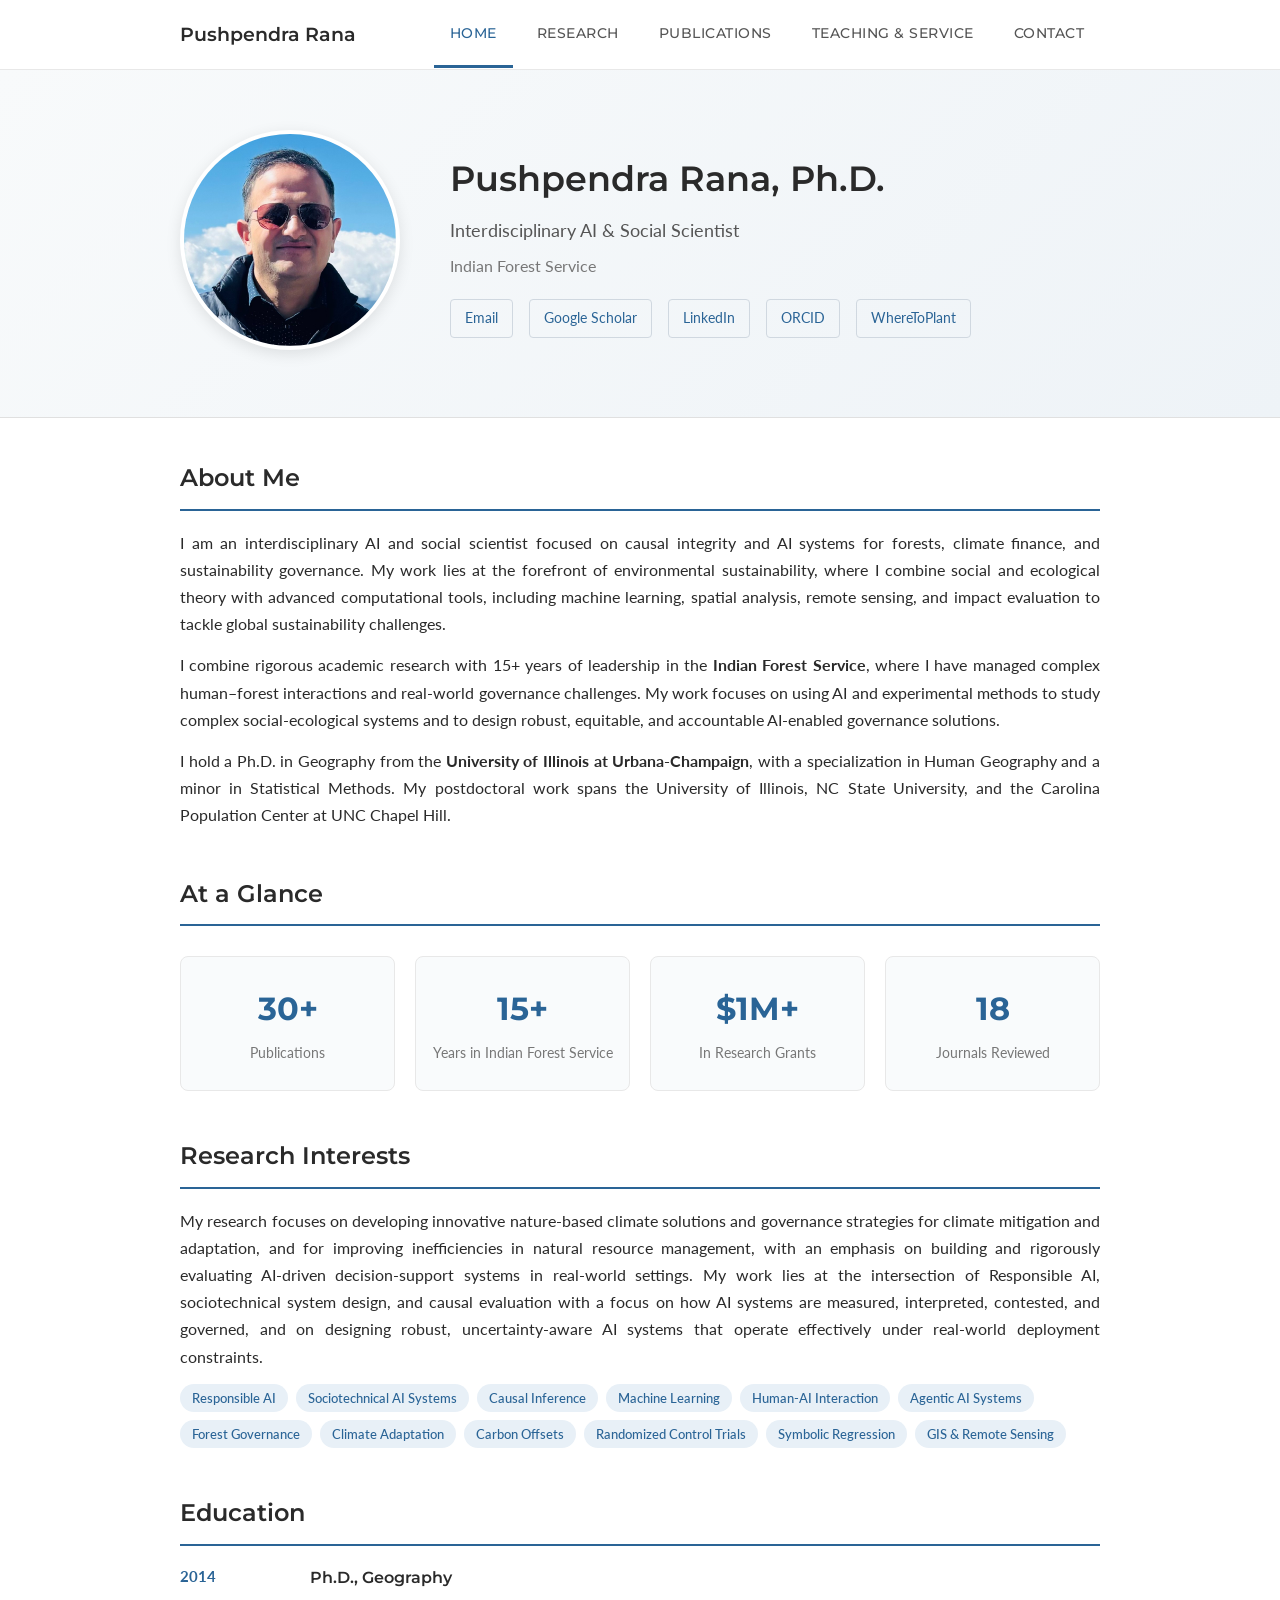
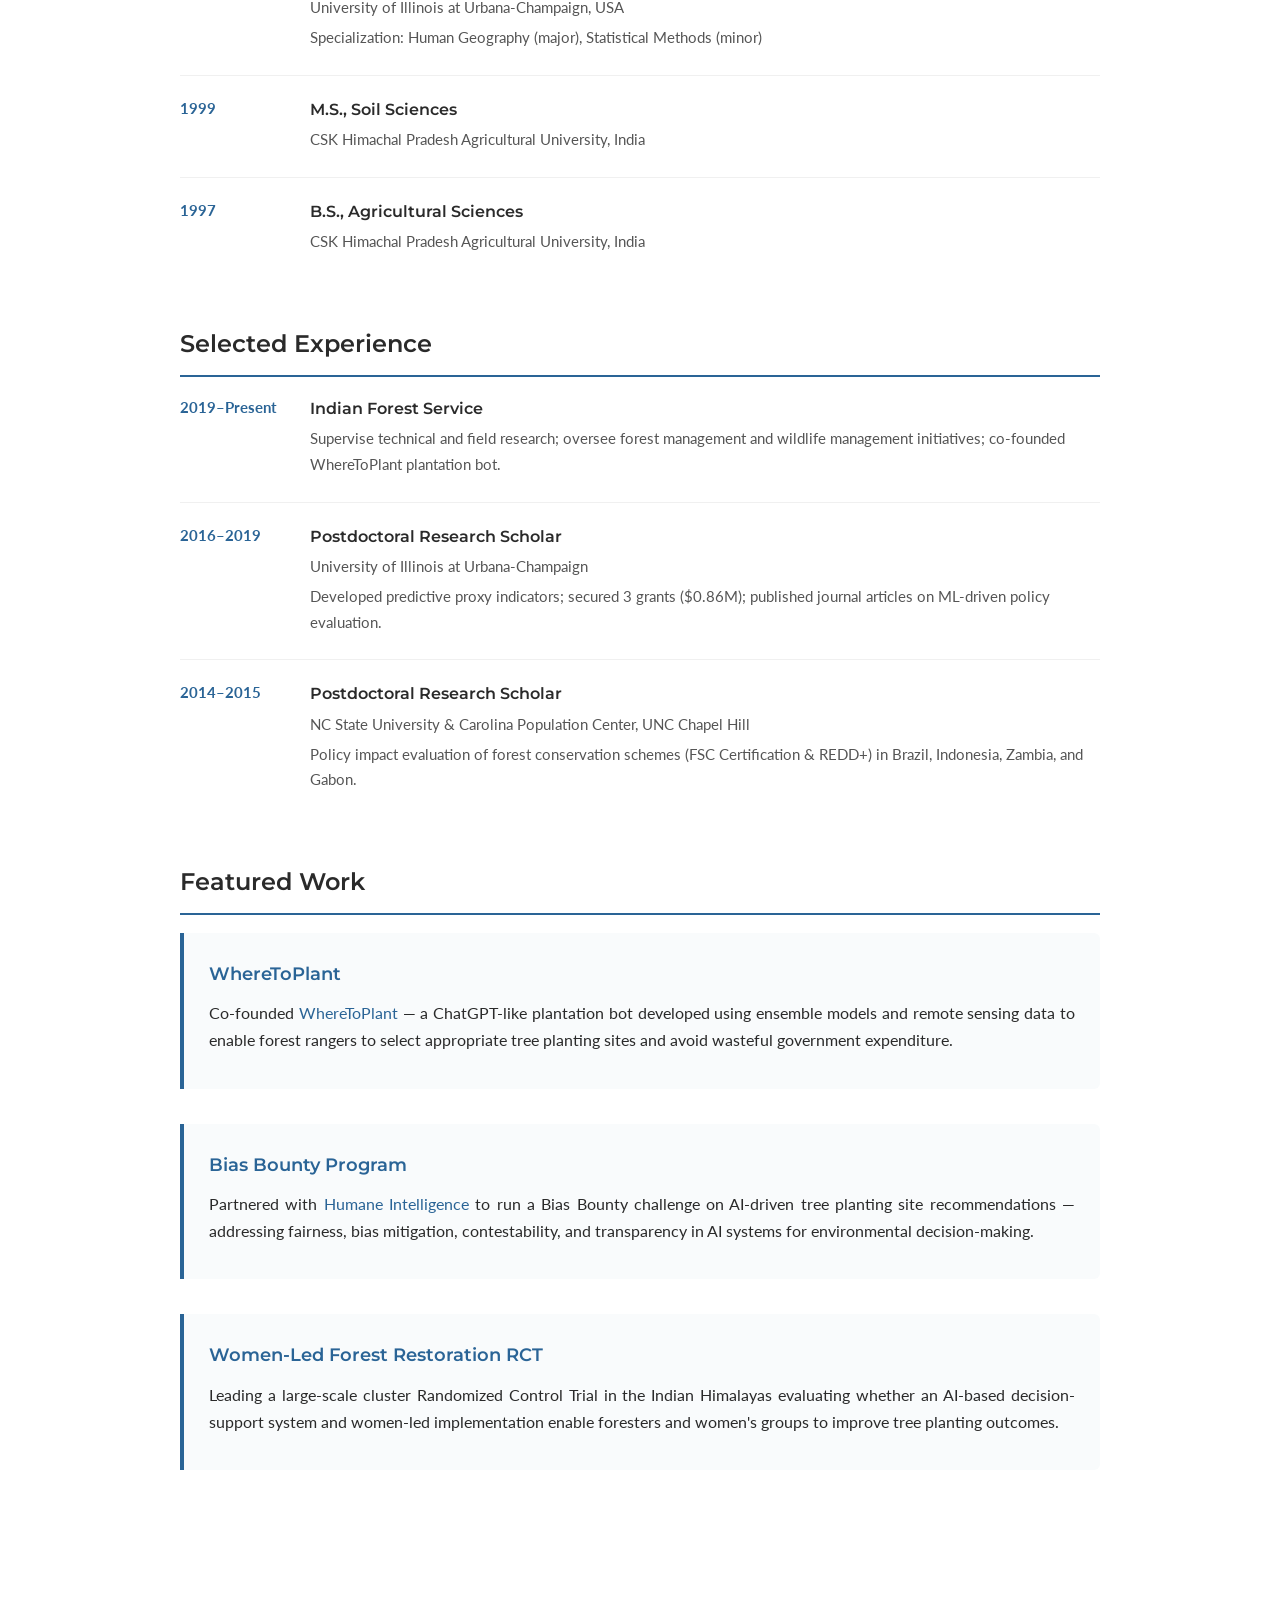
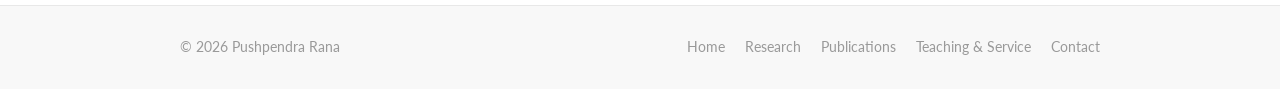
<file: index.html>
<!DOCTYPE html>
<html lang="en">
<head>
  <meta charset="UTF-8">
  <meta name="viewport" content="width=device-width, initial-scale=1.0">
  <title>Pushpendra Rana - AI &amp; Social Scientist</title>
  <link rel="stylesheet" href="style.css">
</head>
<body>

  <!-- Navigation -->
  <nav class="navbar">
    <div class="nav-container">
      <a href="index.html" class="nav-brand">Pushpendra Rana</a>
      <button class="nav-toggle" onclick="document.querySelector('.nav-links').classList.toggle('open')">
        <span></span><span></span><span></span>
      </button>
      <ul class="nav-links">
        <li><a href="index.html" class="active">Home</a></li>
        <li><a href="research.html">Research</a></li>
        <li><a href="publications.html">Publications</a></li>
        <li><a href="teaching.html">Teaching &amp; Service</a></li>
        <li><a href="contact.html">Contact</a></li>
      </ul>
    </div>
  </nav>

  <!-- Hero Section -->
  <section class="hero">
    <div class="hero-container">
      <div class="hero-photo">
        <img src="profile.jpg" alt="Pushpendra Rana" class="profile-img">
      </div>
      <div class="hero-text">
        <h1>Pushpendra Rana, Ph.D.</h1>
        <p class="title">Interdisciplinary AI &amp; Social Scientist</p>
        <p class="affiliation">Indian Forest Service</p>
        <div class="hero-links">
          <a href="mailto:pranaifs27@gmail.com">Email</a>
          <a href="https://scholar.google.com/citations?user=rwtphW4AAAAJ&hl=en" target="_blank">Google Scholar</a>
          <a href="https://www.linkedin.com/in/pushpendra-rana-ph-d-63721415/" target="_blank">LinkedIn</a>
          <a href="https://orcid.org/0000-0001-8626-3351" target="_blank">ORCID</a>
          <a href="https://www.wheretoplant.app/" target="_blank">WhereToPlant</a>
        </div>
      </div>
    </div>
  </section>

  <!-- Main Content -->
  <div class="main-content">

    <!-- About -->
    <section class="section">
      <h2>About Me</h2>
      <p>
      I am an interdisciplinary AI and social scientist focused on causal integrity and AI systems for forests, climate finance, and sustainability governance.
      My work lies at the forefront of environmental sustainability, where I combine social and ecological theory with advanced computational tools, including machine learning, spatial analysis, remote sensing, and impact evaluation to tackle global sustainability challenges. 
      <p>
        I combine rigorous academic research with 15+ years of leadership in the <strong>Indian Forest Service</strong>, where I have managed complex human&ndash;forest interactions and real-world governance challenges. My work focuses on using AI and experimental methods to study complex social-ecological systems and to design robust, equitable, and accountable AI-enabled governance solutions.
      </p>
      <p>
        I hold a Ph.D. in Geography from the <strong>University of Illinois at Urbana-Champaign</strong>, with a specialization in Human Geography and a minor in Statistical Methods. My postdoctoral work spans the University of Illinois, NC State University, and the Carolina Population Center at UNC Chapel Hill.
      </p>
    </section>

    <!-- Highlights -->
    <section class="section">
      <h2>At a Glance</h2>
      <div class="highlights">
        <div class="highlight-card">
          <span class="number">30+</span>
          <span class="label">Publications</span>
        </div>
        <div class="highlight-card">
          <span class="number">15+</span>
          <span class="label">Years in Indian Forest Service</span>
        </div>
        <div class="highlight-card">
          <span class="number">$1M+</span>
          <span class="label">In Research Grants</span>
        </div>
        <div class="highlight-card">
          <span class="number">18</span>
          <span class="label">Journals Reviewed</span>
        </div>
      </div>
    </section>

    <!-- Research Interests -->
    <section class="section">
      <h2>Research Interests</h2>
      <p>My research focuses on developing innovative nature-based climate solutions and governance strategies for climate mitigation and adaptation, and for improving inefficiencies in natural resource management, with an emphasis on building and rigorously evaluating AI-driven decision-support systems in real-world settings. My work lies at the intersection of Responsible AI, sociotechnical system design, and causal evaluation with a focus on how AI systems are measured, interpreted, contested, and governed, and on designing robust, uncertainty-aware AI systems that operate effectively under real-world deployment constraints.  </p>
      </p>
      <div class="research-keywords">
        <span class="keyword">Responsible AI</span>
        <span class="keyword">Sociotechnical AI Systems</span>
        <span class="keyword">Causal Inference</span>
        <span class="keyword">Machine Learning</span>
        <span class="keyword">Human-AI Interaction</span>
        <span class="keyword">Agentic AI Systems</span>
        <span class="keyword">Forest Governance</span>
        <span class="keyword">Climate Adaptation</span>
        <span class="keyword">Carbon Offsets</span>
        <span class="keyword">Randomized Control Trials</span>
        <span class="keyword">Symbolic Regression</span>
        <span class="keyword">GIS &amp; Remote Sensing</span>
      </div>
    </section>

    <!-- Education -->
    <section class="section">
      <h2>Education</h2>
      <div class="timeline-item">
        <div class="timeline-year">2014</div>
        <div class="timeline-content">
          <h4>Ph.D., Geography</h4>
          <p>University of Illinois at Urbana-Champaign, USA</p>
          <p>Specialization: Human Geography (major), Statistical Methods (minor)</p>
        </div>
      </div>
      <div class="timeline-item">
        <div class="timeline-year">1999</div>
        <div class="timeline-content">
          <h4>M.S., Soil Sciences</h4>
          <p>CSK Himachal Pradesh Agricultural University, India</p>
        </div>
      </div>
      <div class="timeline-item">
        <div class="timeline-year">1997</div>
        <div class="timeline-content">
          <h4>B.S., Agricultural Sciences</h4>
          <p>CSK Himachal Pradesh Agricultural University, India</p>
        </div>
      </div>
    </section>

    <!-- Selected Experience -->
    <section class="section">
      <h2>Selected Experience</h2>
      <div class="timeline-item">
        <div class="timeline-year">2019&ndash;Present</div>
        <div class="timeline-content">
         <h4>Indian Forest Service</h4>
          <p>Supervise technical and field research; oversee forest management and wildlife management initiatives; co-founded WhereToPlant plantation bot.</p>
        </div>
       </div>
      <div class="timeline-item">
        <div class="timeline-year">2016&ndash;2019</div>
        <div class="timeline-content">
          <h4>Postdoctoral Research Scholar</h4>
          <p>University of Illinois at Urbana-Champaign</p>
          <p>Developed predictive proxy indicators; secured 3 grants ($0.86M); published journal articles on ML-driven policy evaluation.</p>
        </div>
      </div>
      <div class="timeline-item">
        <div class="timeline-year">2014&ndash;2015</div>
        <div class="timeline-content">
          <h4>Postdoctoral Research Scholar</h4>
          <p>NC State University &amp; Carolina Population Center, UNC Chapel Hill</p>
          <p>Policy impact evaluation of forest conservation schemes (FSC Certification & REDD+) in Brazil, Indonesia, Zambia, and Gabon.</p>
        </div>
      </div>
    </section>

    <!-- News / Featured -->
    <section class="section">
      <h2>Featured Work</h2>
      <div class="research-area">
        <h3>WhereToPlant</h3>
        <p>Co-founded <a href="https://www.wheretoplant.app/" target="_blank">WhereToPlant</a> &mdash; a ChatGPT-like plantation bot developed using ensemble models and remote sensing data to enable forest rangers to select appropriate tree planting sites and avoid wasteful government expenditure.</p>
      </div>
      <div class="research-area">
        <h3>Bias Bounty Program</h3>
        <p>Partnered with <a href="https://humane-intelligence.org/programs-services/bias-bounty/challenge-set-3/" target="_blank">Humane Intelligence</a> to run a Bias Bounty challenge on AI-driven tree planting site recommendations &mdash; addressing fairness, bias mitigation, contestability, and transparency in AI systems for environmental decision-making.</p>
      </div>
      <div class="research-area">
        <h3>Women-Led Forest Restoration RCT</h3>
        <p>Leading a large-scale cluster Randomized Control Trial in the Indian Himalayas evaluating whether an AI-based decision-support system and women-led implementation enable foresters and women's groups to improve tree planting outcomes.</p>
      </div>
    </section>

  </div>

  <!-- Footer -->
  <footer class="footer">
    <div class="footer-container">
      <span>&copy; 2026 Pushpendra Rana</span>
      <div class="footer-links">
        <a href="index.html">Home</a>
        <a href="research.html">Research</a>
        <a href="publications.html">Publications</a>
        <a href="teaching.html">Teaching &amp; Service</a>
        <a href="contact.html">Contact</a>
      </div>
    </div>
  </footer>

</body>
</html>
</file>
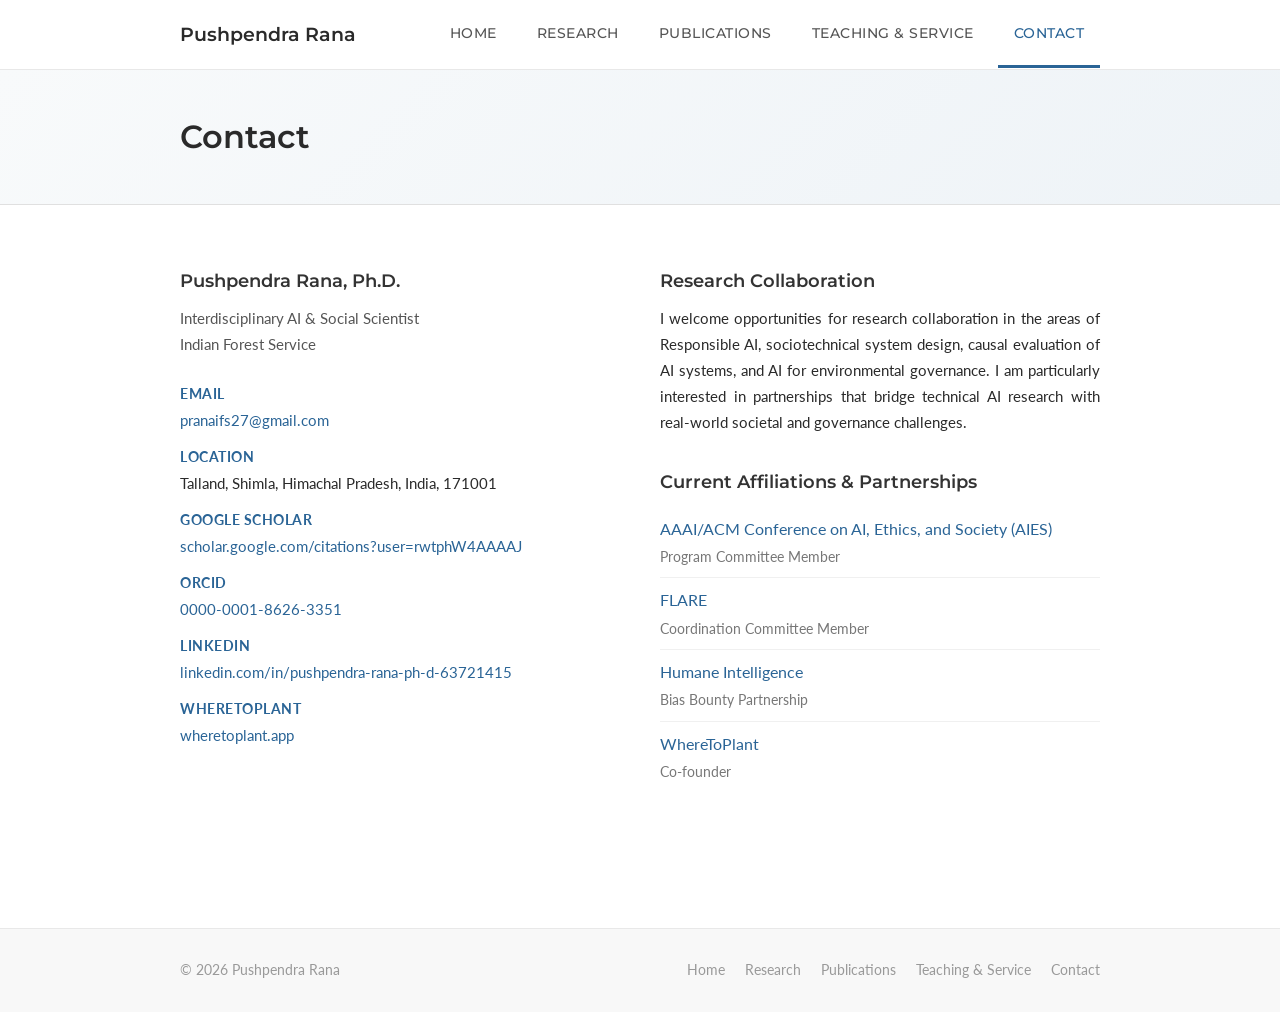
<file: contact.html>
<!DOCTYPE html>
<html lang="en">
<head>
  <meta charset="UTF-8">
  <meta name="viewport" content="width=device-width, initial-scale=1.0">
  <title>Contact - Pushpendra Rana</title>
  <link rel="stylesheet" href="style.css">
</head>
<body>

  <!-- Navigation -->
  <nav class="navbar">
    <div class="nav-container">
      <a href="index.html" class="nav-brand">Pushpendra Rana</a>
      <button class="nav-toggle" onclick="document.querySelector('.nav-links').classList.toggle('open')">
        <span></span><span></span><span></span>
      </button>
      <ul class="nav-links">
        <li><a href="index.html">Home</a></li>
        <li><a href="research.html">Research</a></li>
        <li><a href="publications.html">Publications</a></li>
        <li><a href="teaching.html">Teaching &amp; Service</a></li>
        <li><a href="contact.html" class="active">Contact</a></li>
      </ul>
    </div>
  </nav>

  <!-- Page Header -->
  <div class="page-header">
    <h1>Contact</h1>
  </div>

  <!-- Main Content -->
  <div class="main-content">

    <section class="section">
      <div class="contact-grid">
        <div class="contact-info">
          <h3>Pushpendra Rana, Ph.D.</h3>
          <p style="color: #555; margin-bottom: 25px;">Interdisciplinary AI &amp; Social Scientist<br>Indian Forest Service</p>

          <p>
            <span class="label">Email</span>
            <a href="mailto:pranaifs27@gmail.com">pranaifs27@gmail.com</a>
          </p>

          <p>
            <span class="label">Location</span>
            Talland, Shimla, Himachal Pradesh, India, 171001
          </p>

          <p>
            <span class="label">Google Scholar</span>
            <a href="https://scholar.google.com/citations?user=rwtphW4AAAAJ&hl=en" target="_blank">scholar.google.com/citations?user=rwtphW4AAAAJ</a>
          </p>

          <p>
            <span class="label">ORCID</span>
            <a href="https://orcid.org/0000-0001-8626-3351" target="_blank">0000-0001-8626-3351</a>
          </p>

          <p>
            <span class="label">LinkedIn</span>
            <a href="https://www.linkedin.com/in/pushpendra-rana-ph-d-63721415/" target="_blank">linkedin.com/in/pushpendra-rana-ph-d-63721415</a>
          </p>

          <p>
            <span class="label">WhereToPlant</span>
            <a href="https://www.wheretoplant.app/" target="_blank">wheretoplant.app</a>
          </p>
        </div>

        <div class="contact-info">
          <h3>Research Collaboration</h3>
          <p>I welcome opportunities for research collaboration in the areas of Responsible AI, sociotechnical system design, causal evaluation of AI systems, and AI for environmental governance. I am particularly interested in partnerships that bridge technical AI research with real-world societal and governance challenges.</p>

          <h3 style="margin-top: 30px;">Current Affiliations &amp; Partnerships</h3>
          <ul style="list-style: none; padding: 0;">
            <li style="padding: 8px 0; border-bottom: 1px solid #f0f0f0;">
              <a href="https://www.aies-conference.com/2025/" target="_blank">AAAI/ACM Conference on AI, Ethics, and Society (AIES)</a><br>
              <span style="font-size: 0.9rem; color: #777;">Program Committee Member</span>
            </li>
            <li style="padding: 8px 0; border-bottom: 1px solid #f0f0f0;">
              <a href="https://www.forestlivelihoods.org/" target="_blank">FLARE</a><br>
              <span style="font-size: 0.9rem; color: #777;">Coordination Committee Member</span>
            </li>
            <li style="padding: 8px 0; border-bottom: 1px solid #f0f0f0;">
              <a href="https://humane-intelligence.org/" target="_blank">Humane Intelligence</a><br>
              <span style="font-size: 0.9rem; color: #777;">Bias Bounty Partnership</span>
            </li>
            <li style="padding: 8px 0;">
              <a href="https://www.wheretoplant.app/" target="_blank">WhereToPlant</a><br>
              <span style="font-size: 0.9rem; color: #777;">Co-founder</span>
            </li>
          </ul>
        </div>
      </div>
    </section>

  </div>

  <!-- Footer -->
  <footer class="footer">
    <div class="footer-container">
      <span>&copy; 2026 Pushpendra Rana</span>
      <div class="footer-links">
        <a href="index.html">Home</a>
        <a href="research.html">Research</a>
        <a href="publications.html">Publications</a>
        <a href="teaching.html">Teaching &amp; Service</a>
        <a href="contact.html">Contact</a>
      </div>
    </div>
  </footer>

</body>
</html>
</file>
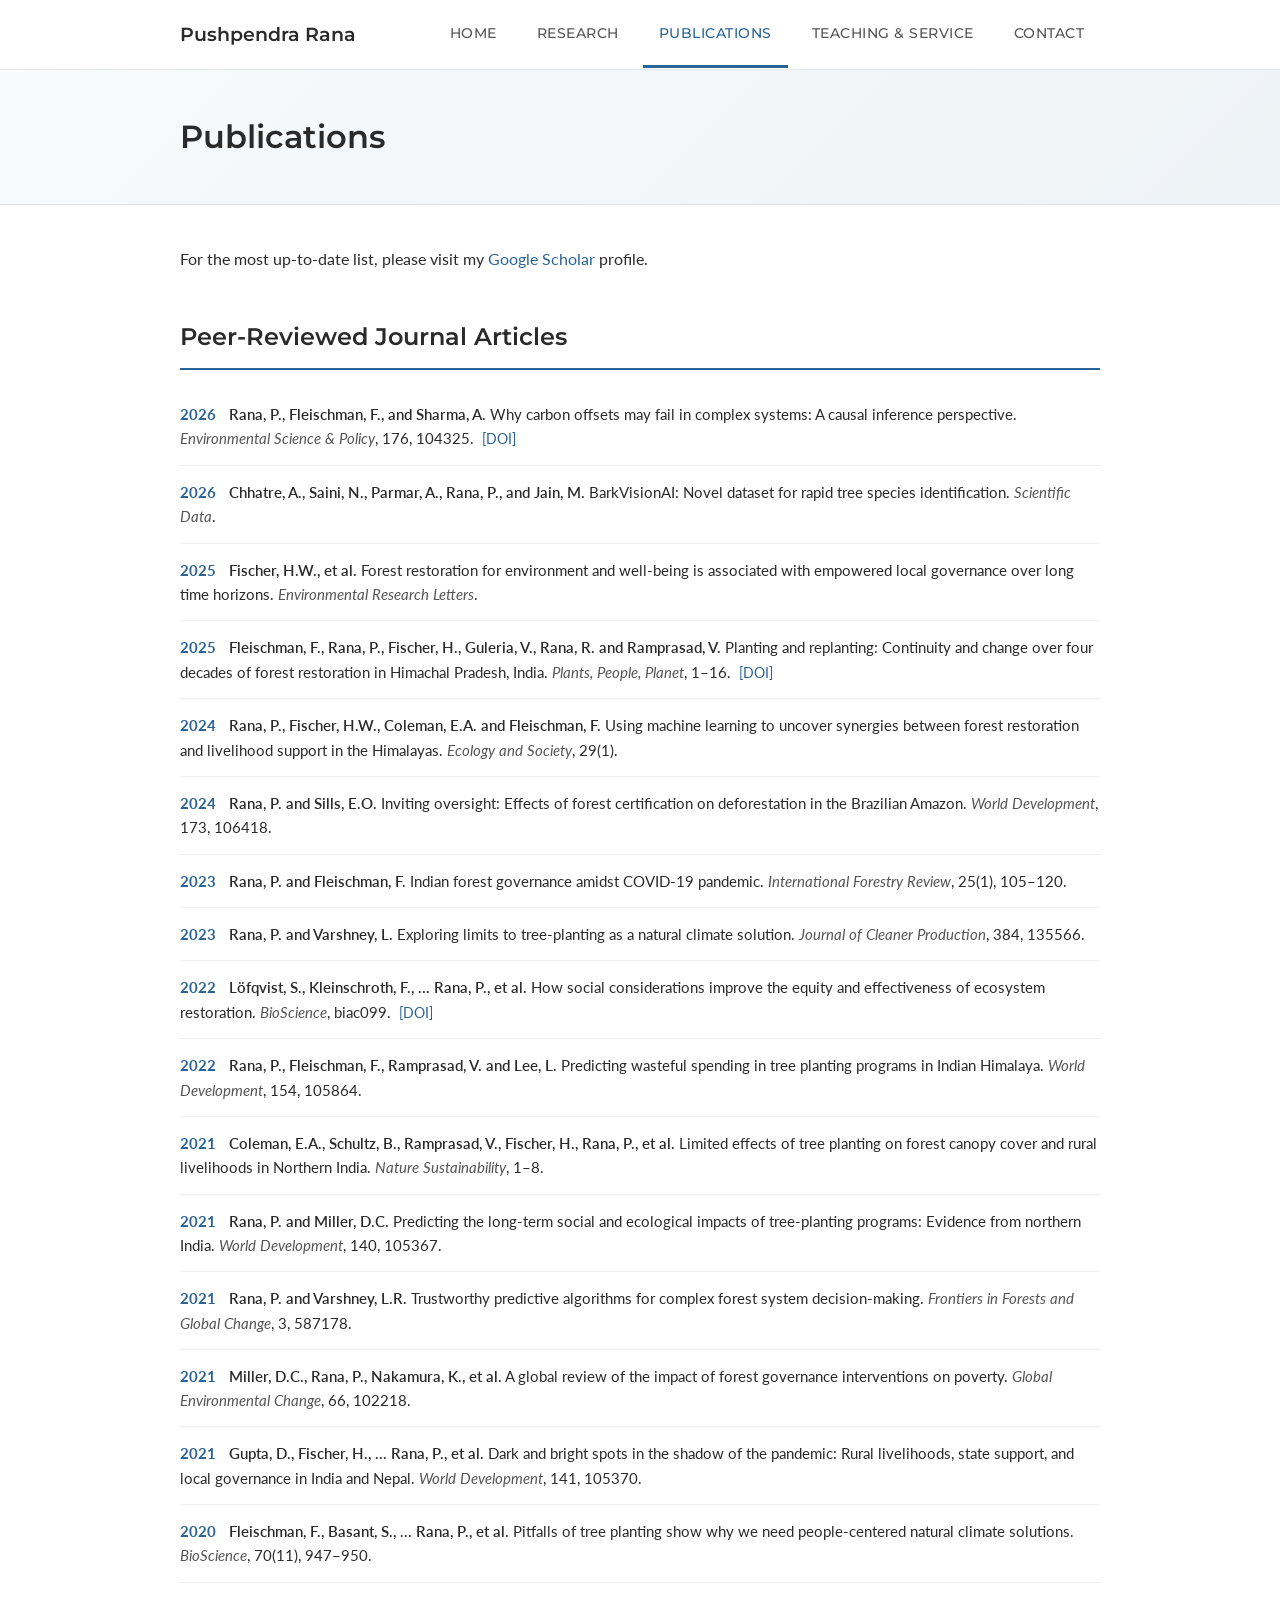
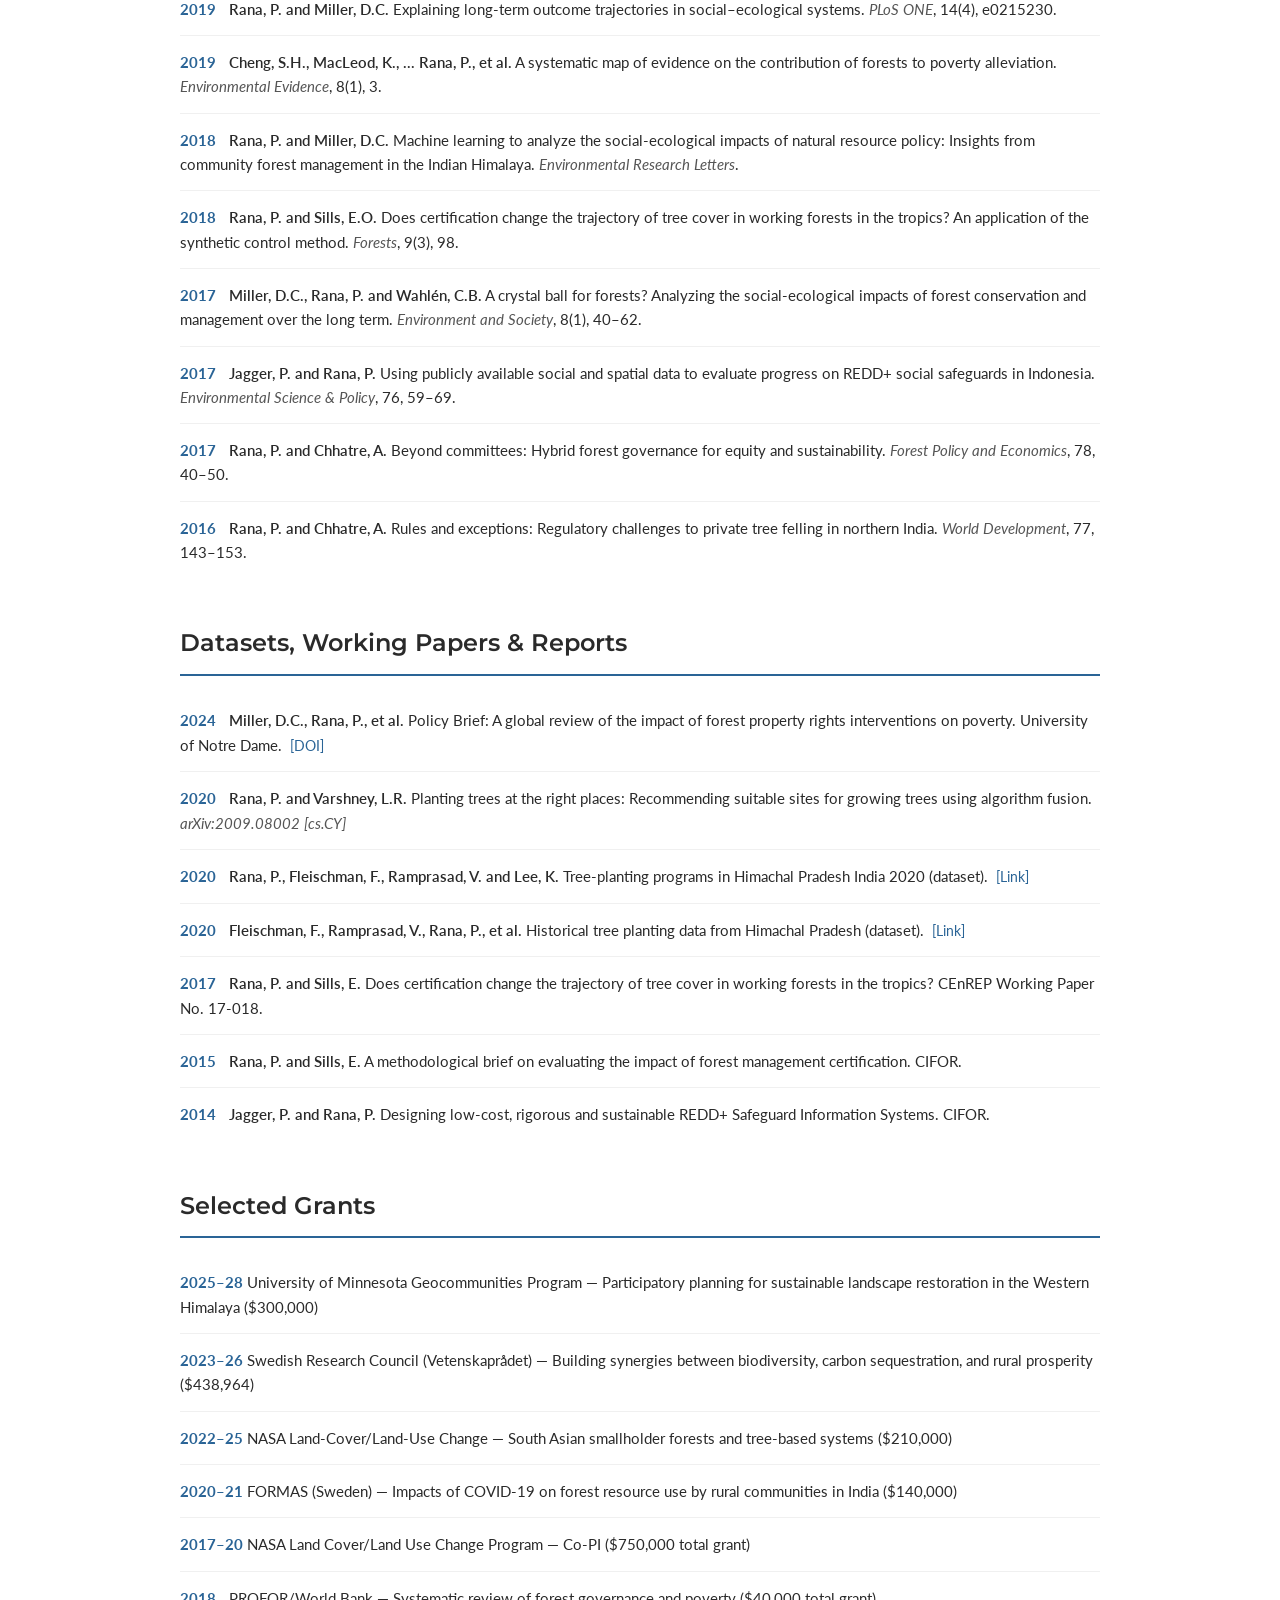
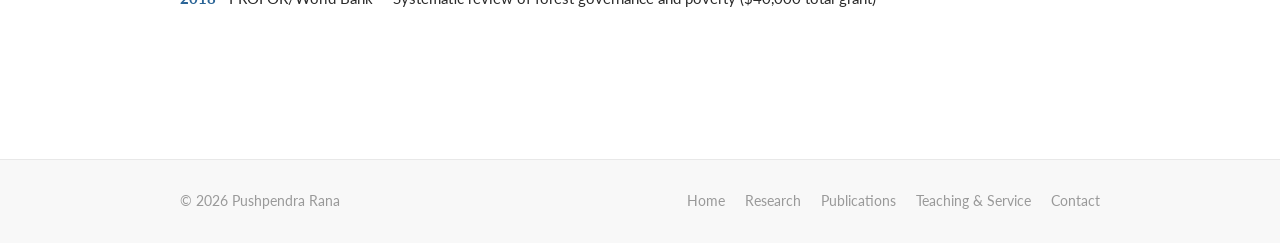
<file: publications.html>
<!DOCTYPE html>
<html lang="en">
<head>
  <meta charset="UTF-8">
  <meta name="viewport" content="width=device-width, initial-scale=1.0">
  <title>Publications - Pushpendra Rana</title>
  <link rel="stylesheet" href="style.css">
</head>
<body>

  <!-- Navigation -->
  <nav class="navbar">
    <div class="nav-container">
      <a href="index.html" class="nav-brand">Pushpendra Rana</a>
      <button class="nav-toggle" onclick="document.querySelector('.nav-links').classList.toggle('open')">
        <span></span><span></span><span></span>
      </button>
      <ul class="nav-links">
        <li><a href="index.html">Home</a></li>
        <li><a href="research.html">Research</a></li>
        <li><a href="publications.html" class="active">Publications</a></li>
        <li><a href="teaching.html">Teaching &amp; Service</a></li>
        <li><a href="contact.html">Contact</a></li>
      </ul>
    </div>
  </nav>

  <!-- Page Header -->
  <div class="page-header">
    <h1>Publications</h1>
  </div>

  <!-- Main Content -->
  <div class="main-content">

    <section class="section">
      <p>For the most up-to-date list, please visit my <a href="https://scholar.google.com/citations?user=rwtphW4AAAAJ&hl=en" target="_blank">Google Scholar</a> profile.</p>
    </section>

    <!-- Peer-Reviewed Journal Articles -->
    <section class="section">
      <h2>Peer-Reviewed Journal Articles</h2>
      <ul class="pub-list">
        <li>
          <span class="pub-year">2026</span>
          <span class="pub-title">Rana, P., Fleischman, F., and Sharma, A.</span> Why carbon offsets may fail in complex systems: A causal inference perspective.
          <span class="pub-journal">Environmental Science &amp; Policy</span>, 176, 104325.
          <a class="pub-link" href="https://doi.org/10.1016/j.envsci.2026.104325" target="_blank">[DOI]</a>
        </li>
        <li>
          <span class="pub-year">2026</span>
          <span class="pub-title">Chhatre, A., Saini, N., Parmar, A., Rana, P., and Jain, M.</span> BarkVisionAI: Novel dataset for rapid tree species identification.
          <span class="pub-journal">Scientific Data</span>.
        </li>
        <li>
          <span class="pub-year">2025</span>
          <span class="pub-title">Fischer, H.W., et al.</span> Forest restoration for environment and well-being is associated with empowered local governance over long time horizons.
          <span class="pub-journal">Environmental Research Letters</span>.
        </li>
        <li>
          <span class="pub-year">2025</span>
          <span class="pub-title">Fleischman, F., Rana, P., Fischer, H., Guleria, V., Rana, R. and Ramprasad, V.</span> Planting and replanting: Continuity and change over four decades of forest restoration in Himachal Pradesh, India.
          <span class="pub-journal">Plants, People, Planet</span>, 1&ndash;16.
          <a class="pub-link" href="https://doi.org/10.1002/ppp3.10639" target="_blank">[DOI]</a>
        </li>
        <li>
          <span class="pub-year">2024</span>
          <span class="pub-title">Rana, P., Fischer, H.W., Coleman, E.A. and Fleischman, F.</span> Using machine learning to uncover synergies between forest restoration and livelihood support in the Himalayas.
          <span class="pub-journal">Ecology and Society</span>, 29(1).
        </li>
        <li>
          <span class="pub-year">2024</span>
          <span class="pub-title">Rana, P. and Sills, E.O.</span> Inviting oversight: Effects of forest certification on deforestation in the Brazilian Amazon.
          <span class="pub-journal">World Development</span>, 173, 106418.
        </li>
        <li>
          <span class="pub-year">2023</span>
          <span class="pub-title">Rana, P. and Fleischman, F.</span> Indian forest governance amidst COVID-19 pandemic.
          <span class="pub-journal">International Forestry Review</span>, 25(1), 105&ndash;120.
        </li>
        <li>
          <span class="pub-year">2023</span>
          <span class="pub-title">Rana, P. and Varshney, L.</span> Exploring limits to tree-planting as a natural climate solution.
          <span class="pub-journal">Journal of Cleaner Production</span>, 384, 135566.
        </li>
        <li>
          <span class="pub-year">2022</span>
          <span class="pub-title">L&ouml;fqvist, S., Kleinschroth, F., ... Rana, P., et al.</span> How social considerations improve the equity and effectiveness of ecosystem restoration.
          <span class="pub-journal">BioScience</span>, biac099.
          <a class="pub-link" href="https://doi.org/10.1093/biosci/biac099" target="_blank">[DOI]</a>
        </li>
        <li>
          <span class="pub-year">2022</span>
          <span class="pub-title">Rana, P., Fleischman, F., Ramprasad, V. and Lee, L.</span> Predicting wasteful spending in tree planting programs in Indian Himalaya.
          <span class="pub-journal">World Development</span>, 154, 105864.
        </li>
        <li>
          <span class="pub-year">2021</span>
          <span class="pub-title">Coleman, E.A., Schultz, B., Ramprasad, V., Fischer, H., Rana, P., et al.</span> Limited effects of tree planting on forest canopy cover and rural livelihoods in Northern India.
          <span class="pub-journal">Nature Sustainability</span>, 1&ndash;8.
        </li>
        <li>
          <span class="pub-year">2021</span>
          <span class="pub-title">Rana, P. and Miller, D.C.</span> Predicting the long-term social and ecological impacts of tree-planting programs: Evidence from northern India.
          <span class="pub-journal">World Development</span>, 140, 105367.
        </li>
        <li>
          <span class="pub-year">2021</span>
          <span class="pub-title">Rana, P. and Varshney, L.R.</span> Trustworthy predictive algorithms for complex forest system decision-making.
          <span class="pub-journal">Frontiers in Forests and Global Change</span>, 3, 587178.
        </li>
        <li>
          <span class="pub-year">2021</span>
          <span class="pub-title">Miller, D.C., Rana, P., Nakamura, K., et al.</span> A global review of the impact of forest governance interventions on poverty.
          <span class="pub-journal">Global Environmental Change</span>, 66, 102218.
        </li>
        <li>
          <span class="pub-year">2021</span>
          <span class="pub-title">Gupta, D., Fischer, H., ... Rana, P., et al.</span> Dark and bright spots in the shadow of the pandemic: Rural livelihoods, state support, and local governance in India and Nepal.
          <span class="pub-journal">World Development</span>, 141, 105370.
        </li>
        <li>
          <span class="pub-year">2020</span>
          <span class="pub-title">Fleischman, F., Basant, S., ... Rana, P., et al.</span> Pitfalls of tree planting show why we need people-centered natural climate solutions.
          <span class="pub-journal">BioScience</span>, 70(11), 947&ndash;950.
        </li>
        <li>
          <span class="pub-year">2019</span>
          <span class="pub-title">Rana, P. and Miller, D.C.</span> Explaining long-term outcome trajectories in social&ndash;ecological systems.
          <span class="pub-journal">PLoS ONE</span>, 14(4), e0215230.
        </li>
        <li>
          <span class="pub-year">2019</span>
          <span class="pub-title">Cheng, S.H., MacLeod, K., ... Rana, P., et al.</span> A systematic map of evidence on the contribution of forests to poverty alleviation.
          <span class="pub-journal">Environmental Evidence</span>, 8(1), 3.
        </li>
        <li>
          <span class="pub-year">2018</span>
          <span class="pub-title">Rana, P. and Miller, D.C.</span> Machine learning to analyze the social-ecological impacts of natural resource policy: Insights from community forest management in the Indian Himalaya.
          <span class="pub-journal">Environmental Research Letters</span>.
        </li>
        <li>
          <span class="pub-year">2018</span>
          <span class="pub-title">Rana, P. and Sills, E.O.</span> Does certification change the trajectory of tree cover in working forests in the tropics? An application of the synthetic control method.
          <span class="pub-journal">Forests</span>, 9(3), 98.
        </li>
        <li>
          <span class="pub-year">2017</span>
          <span class="pub-title">Miller, D.C., Rana, P. and Wahl&eacute;n, C.B.</span> A crystal ball for forests? Analyzing the social-ecological impacts of forest conservation and management over the long term.
          <span class="pub-journal">Environment and Society</span>, 8(1), 40&ndash;62.
        </li>
        <li>
          <span class="pub-year">2017</span>
          <span class="pub-title">Jagger, P. and Rana, P.</span> Using publicly available social and spatial data to evaluate progress on REDD+ social safeguards in Indonesia.
          <span class="pub-journal">Environmental Science &amp; Policy</span>, 76, 59&ndash;69.
        </li>
        <li>
          <span class="pub-year">2017</span>
          <span class="pub-title">Rana, P. and Chhatre, A.</span> Beyond committees: Hybrid forest governance for equity and sustainability.
          <span class="pub-journal">Forest Policy and Economics</span>, 78, 40&ndash;50.
        </li>
        <li>
          <span class="pub-year">2016</span>
          <span class="pub-title">Rana, P. and Chhatre, A.</span> Rules and exceptions: Regulatory challenges to private tree felling in northern India.
          <span class="pub-journal">World Development</span>, 77, 143&ndash;153.
        </li>
      </ul>
    </section>

    <!-- Datasets, Working Papers & Reports -->
    <section class="section">
      <h2>Datasets, Working Papers &amp; Reports</h2>
      <ul class="pub-list">
        <li>
          <span class="pub-year">2024</span>
          <span class="pub-title">Miller, D.C., Rana, P., et al.</span> Policy Brief: A global review of the impact of forest property rights interventions on poverty. University of Notre Dame.
          <a class="pub-link" href="https://doi.org/10.7274/26781652.v1" target="_blank">[DOI]</a>
        </li>
        <li>
          <span class="pub-year">2020</span>
          <span class="pub-title">Rana, P. and Varshney, L.R.</span> Planting trees at the right places: Recommending suitable sites for growing trees using algorithm fusion.
          <span class="pub-journal">arXiv:2009.08002 [cs.CY]</span>
        </li>
        <li>
          <span class="pub-year">2020</span>
          <span class="pub-title">Rana, P., Fleischman, F., Ramprasad, V. and Lee, K.</span> Tree-planting programs in Himachal Pradesh India 2020 (dataset).
          <a class="pub-link" href="https://conservancy.umn.edu/handle/11299/212261" target="_blank">[Link]</a>
        </li>
        <li>
          <span class="pub-year">2020</span>
          <span class="pub-title">Fleischman, F., Ramprasad, V., Rana, P., et al.</span> Historical tree planting data from Himachal Pradesh (dataset).
          <a class="pub-link" href="https://conservancy.umn.edu/handle/11299/214088" target="_blank">[Link]</a>
        </li>
        <li>
          <span class="pub-year">2017</span>
          <span class="pub-title">Rana, P. and Sills, E.</span> Does certification change the trajectory of tree cover in working forests in the tropics? CEnREP Working Paper No. 17-018.
        </li>
        <li>
          <span class="pub-year">2015</span>
          <span class="pub-title">Rana, P. and Sills, E.</span> A methodological brief on evaluating the impact of forest management certification. CIFOR.
        </li>
        <li>
          <span class="pub-year">2014</span>
          <span class="pub-title">Jagger, P. and Rana, P.</span> Designing low-cost, rigorous and sustainable REDD+ Safeguard Information Systems. CIFOR.
        </li>
      </ul>
    </section>

    <!-- Grants -->
    <section class="section">
      <h2>Selected Grants</h2>
      <ul class="pub-list">
        <li>
          <span class="pub-year">2025&ndash;28</span>
          University of Minnesota Geocommunities Program &mdash; Participatory planning for sustainable landscape restoration in the Western Himalaya ($300,000)
        </li>
        <li>
          <span class="pub-year">2023&ndash;26</span>
          Swedish Research Council (Vetenskapr&aring;det) &mdash; Building synergies between biodiversity, carbon sequestration, and rural prosperity ($438,964)
        </li>
        <li>
          <span class="pub-year">2022&ndash;25</span>
          NASA Land-Cover/Land-Use Change &mdash; South Asian smallholder forests and tree-based systems ($210,000)
        </li>
        <li>
          <span class="pub-year">2020&ndash;21</span>
          FORMAS (Sweden) &mdash; Impacts of COVID-19 on forest resource use by rural communities in India ($140,000)
        </li>
        <li>
          <span class="pub-year">2017&ndash;20</span>
          NASA Land Cover/Land Use Change Program &mdash; Co-PI ($750,000 total grant)
        </li>
        <li>
          <span class="pub-year">2018</span>
          PROFOR/World Bank &mdash; Systematic review of forest governance and poverty ($40,000 total grant)
        </li>
      </ul>
    </section>

  </div>

  <!-- Footer -->
  <footer class="footer">
    <div class="footer-container">
      <span>&copy; 2026 Pushpendra Rana</span>
      <div class="footer-links">
        <a href="index.html">Home</a>
        <a href="research.html">Research</a>
        <a href="publications.html">Publications</a>
        <a href="teaching.html">Teaching &amp; Service</a>
        <a href="contact.html">Contact</a>
      </div>
    </div>
  </footer>

</body>
</html>
</file>
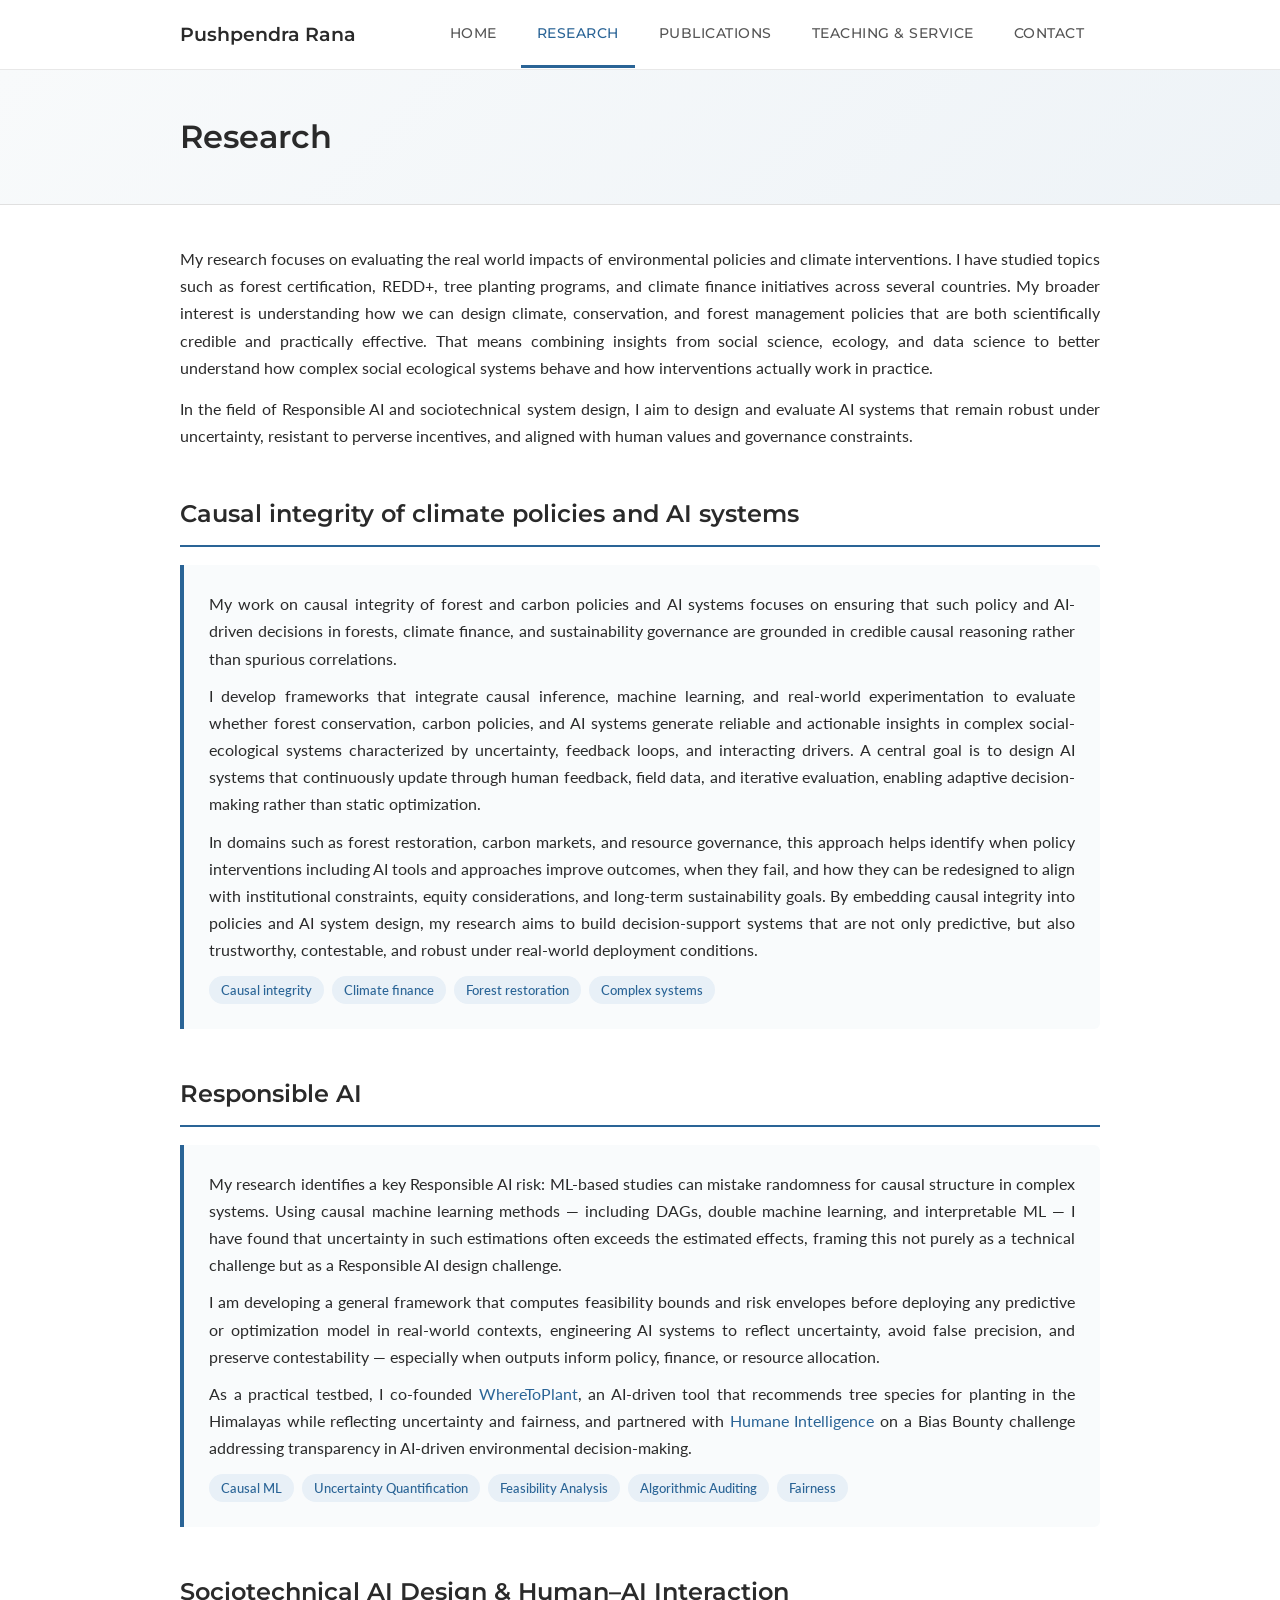
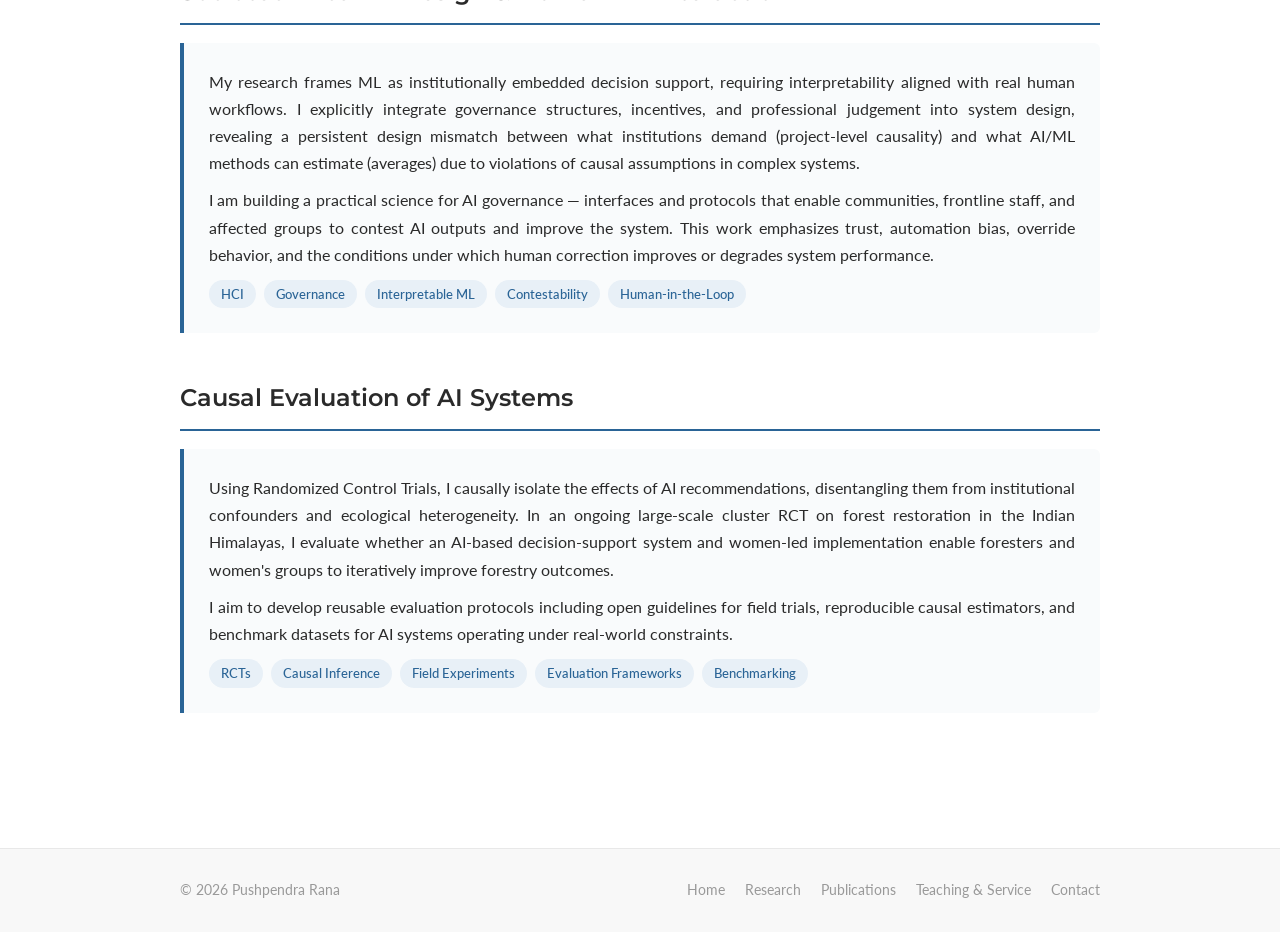
<file: research.html>
<!DOCTYPE html>
<html lang="en">
<head>
  <meta charset="UTF-8">
  <meta name="viewport" content="width=device-width, initial-scale=1.0">
  <title>Research - Pushpendra Rana</title>
  <link rel="stylesheet" href="style.css">
</head>
<body>

  <!-- Navigation -->
  <nav class="navbar">
    <div class="nav-container">
      <a href="index.html" class="nav-brand">Pushpendra Rana</a>
      <button class="nav-toggle" onclick="document.querySelector('.nav-links').classList.toggle('open')">
        <span></span><span></span><span></span>
      </button>
      <ul class="nav-links">
        <li><a href="index.html">Home</a></li>
        <li><a href="research.html" class="active">Research</a></li>
        <li><a href="publications.html">Publications</a></li>
        <li><a href="teaching.html">Teaching &amp; Service</a></li>
        <li><a href="contact.html">Contact</a></li>
      </ul>
    </div>
  </nav>

  <!-- Page Header -->
  <div class="page-header">
    <h1>Research</h1>
  </div>

  <!-- Main Content -->
  <div class="main-content">

    <section class="section">
      <p>
       My research focuses on evaluating the real world impacts of environmental policies and climate interventions. I have studied topics such as forest certification, REDD+, tree planting programs, and climate finance initiatives across several countries.
       My broader interest is understanding how we can design climate, conservation, and forest management policies that are both scientifically credible and practically effective. That means combining insights from social science, ecology, and data science to better understand how complex social ecological systems behave and how interventions actually work in practice.
       <p> In the field of Responsible AI and sociotechnical system design, I aim to design and evaluate AI systems that remain robust under uncertainty, resistant to perverse incentives, and aligned with human values and governance constraints.</p>
    </section>

     <!-- Research Pillar 1 -->
    <section class="section">
      <h2>Causal integrity of climate policies and AI systems</h2>

      <div class="research-area">
        <p>My work on causal integrity of forest and carbon policies and AI systems focuses on ensuring that such policy and AI-driven decisions in forests, climate finance, and sustainability governance are grounded in credible causal reasoning rather than spurious correlations. </p>
        <p>I develop frameworks that integrate causal inference, machine learning, and real-world experimentation to evaluate whether forest conservation, carbon policies, and AI systems generate reliable and actionable insights in complex social-ecological systems characterized by uncertainty, feedback loops, and interacting drivers. A central goal is to design AI systems that continuously update through human feedback, field data, and iterative evaluation, enabling adaptive decision-making rather than static optimization.</p>
        <p>In domains such as forest restoration, carbon markets, and resource governance, this approach helps identify when policy interventions including AI tools and approaches improve outcomes, when they fail, and how they can be redesigned to align with institutional constraints, equity considerations, and long-term sustainability goals. By embedding causal integrity into policies and AI system design, my research aims to build decision-support systems that are not only predictive, but also trustworthy, contestable, and robust under real-world deployment conditions.</p>
        <div class="research-keywords">
          <span class="keyword">Causal integrity</span>
          <span class="keyword">Climate finance</span>
          <span class="keyword">Forest restoration</span>
          <span class="keyword">Complex systems</span>
        </div>
      </div>
    </section>

    <!-- Research Pillar 2 -->
    <section class="section">
      <h2>Responsible AI</h2>

      <div class="research-area">
        <p>My research identifies a key Responsible AI risk: ML-based studies can mistake randomness for causal structure in complex systems. Using causal machine learning methods &mdash; including DAGs, double machine learning, and interpretable ML &mdash; I have found that uncertainty in such estimations often exceeds the estimated effects, framing this not purely as a technical challenge but as a Responsible AI design challenge.</p>
        <p>I am developing a general framework that computes feasibility bounds and risk envelopes before deploying any predictive or optimization model in real-world contexts, engineering AI systems to reflect uncertainty, avoid false precision, and preserve contestability &mdash; especially when outputs inform policy, finance, or resource allocation.</p>
        <p>As a practical testbed, I co-founded <a href="https://www.wheretoplant.app/" target="_blank">WhereToPlant</a>, an AI-driven tool that recommends tree species for planting in the Himalayas while reflecting uncertainty and fairness, and partnered with <a href="https://humane-intelligence.org/programs-services/bias-bounty/challenge-set-3/" target="_blank">Humane Intelligence</a> on a Bias Bounty challenge addressing transparency in AI-driven environmental decision-making.</p>
        <div class="research-keywords">
          <span class="keyword">Causal ML</span>
          <span class="keyword">Uncertainty Quantification</span>
          <span class="keyword">Feasibility Analysis</span>
          <span class="keyword">Algorithmic Auditing</span>
          <span class="keyword">Fairness</span>
        </div>
      </div>
    </section>

    <!-- Research Pillar  3-->
    <section class="section">
      <h2>Sociotechnical AI Design &amp; Human&ndash;AI Interaction</h2>

      <div class="research-area">
        <p>My research frames ML as institutionally embedded decision support, requiring interpretability aligned with real human workflows. I explicitly integrate governance structures, incentives, and professional judgement into system design, revealing a persistent design mismatch between what institutions demand (project-level causality) and what AI/ML methods can estimate (averages) due to violations of causal assumptions in complex systems.</p>
        <p>I am building a practical science for AI governance &mdash; interfaces and protocols that enable communities, frontline staff, and affected groups to contest AI outputs and improve the system. This work emphasizes trust, automation bias, override behavior, and the conditions under which human correction improves or degrades system performance.</p>
        <div class="research-keywords">
          <span class="keyword">HCI</span>
          <span class="keyword">Governance</span>
          <span class="keyword">Interpretable ML</span>
          <span class="keyword">Contestability</span>
          <span class="keyword">Human-in-the-Loop</span>
        </div>
      </div>
    </section>

    <!-- Research Pillar 4 -->
    <section class="section">
      <h2>Causal Evaluation of AI Systems</h2>

      <div class="research-area">
        <p>Using Randomized Control Trials, I causally isolate the effects of AI recommendations, disentangling them from institutional confounders and ecological heterogeneity. In an ongoing large-scale cluster RCT on forest restoration in the Indian Himalayas, I evaluate whether an AI-based decision-support system and women-led implementation enable foresters and women's groups to iteratively improve forestry outcomes.</p>
        <p>I aim to develop reusable evaluation protocols including open guidelines for field trials, reproducible causal estimators, and benchmark datasets for AI systems operating under real-world constraints.</p>
        <div class="research-keywords">
          <span class="keyword">RCTs</span>
          <span class="keyword">Causal Inference</span>
          <span class="keyword">Field Experiments</span>
          <span class="keyword">Evaluation Frameworks</span>
          <span class="keyword">Benchmarking</span>
        </div>
      </div>
    </section>

    </div>

  <!-- Footer -->
  <footer class="footer">
    <div class="footer-container">
      <span>&copy; 2026 Pushpendra Rana</span>
      <div class="footer-links">
        <a href="index.html">Home</a>
        <a href="research.html">Research</a>
        <a href="publications.html">Publications</a>
        <a href="teaching.html">Teaching &amp; Service</a>
        <a href="contact.html">Contact</a>
      </div>
    </div>
  </footer>

</body>
</html>
</file>
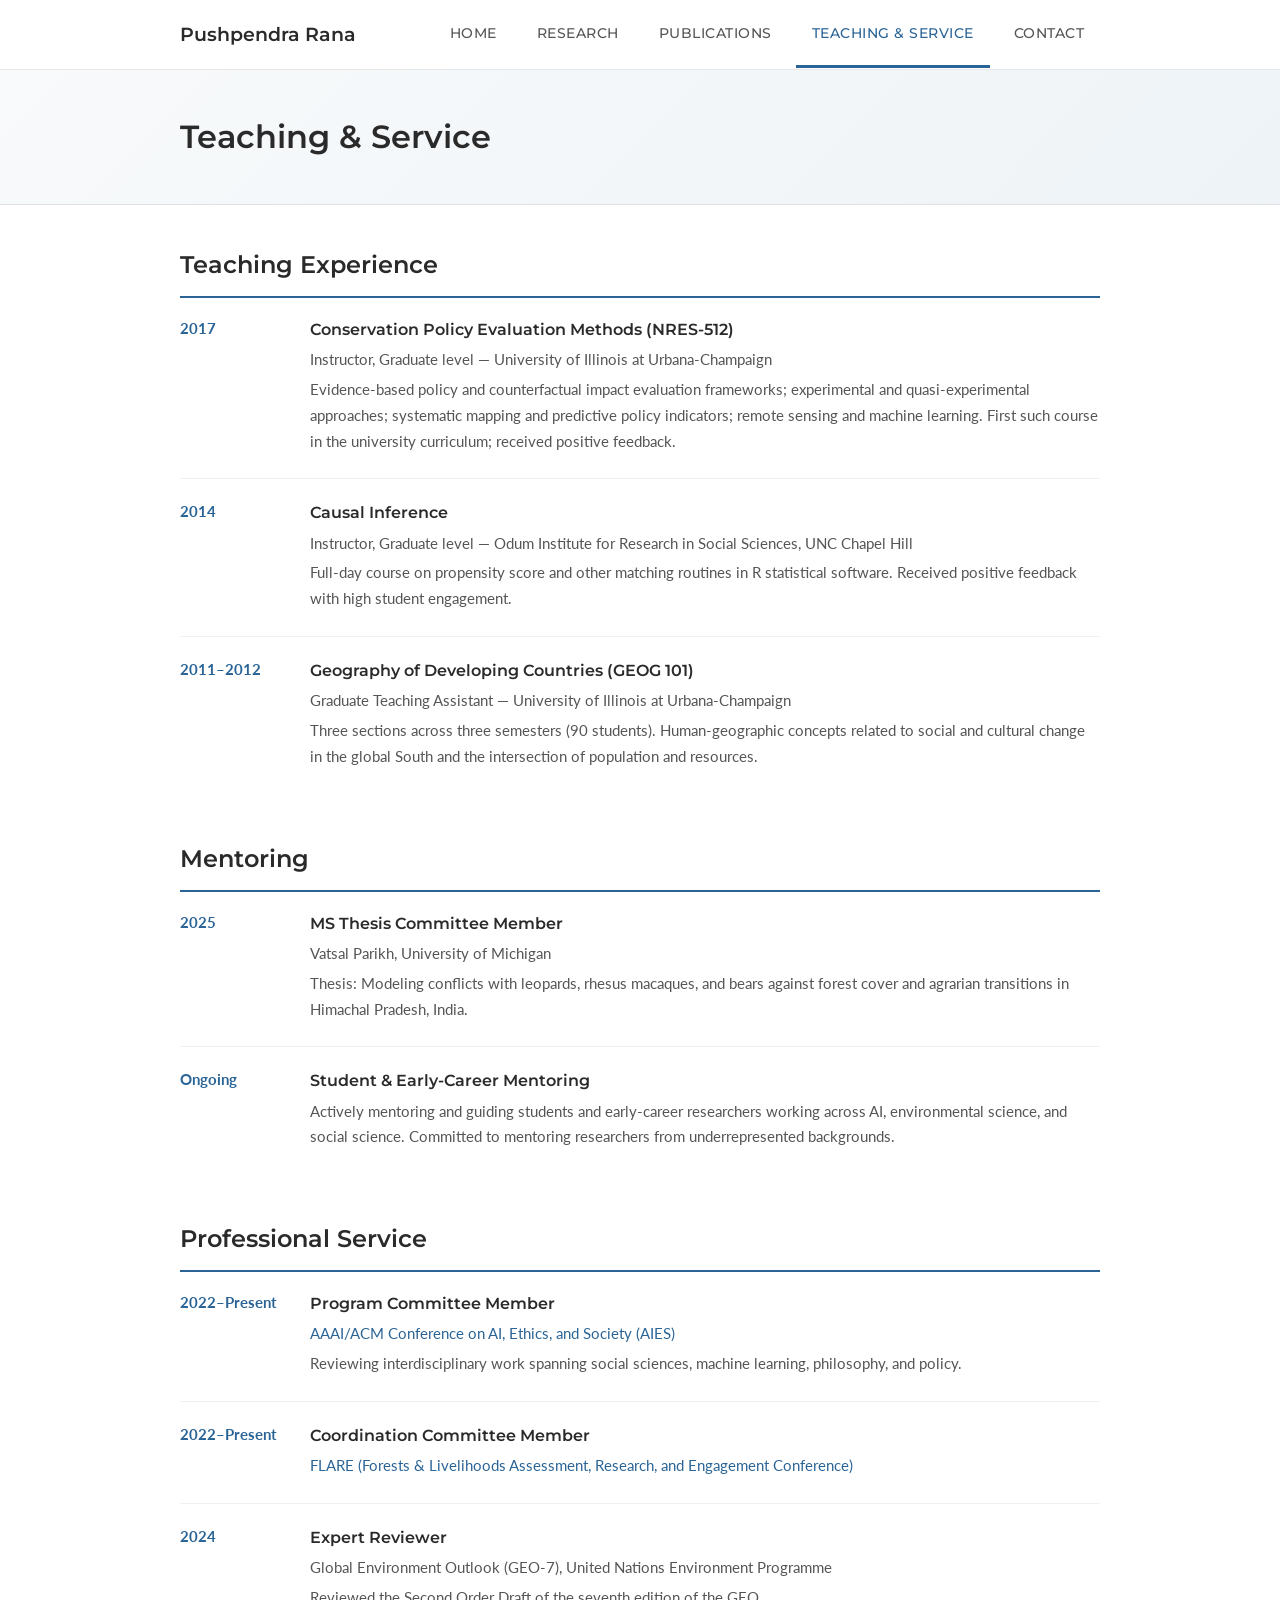
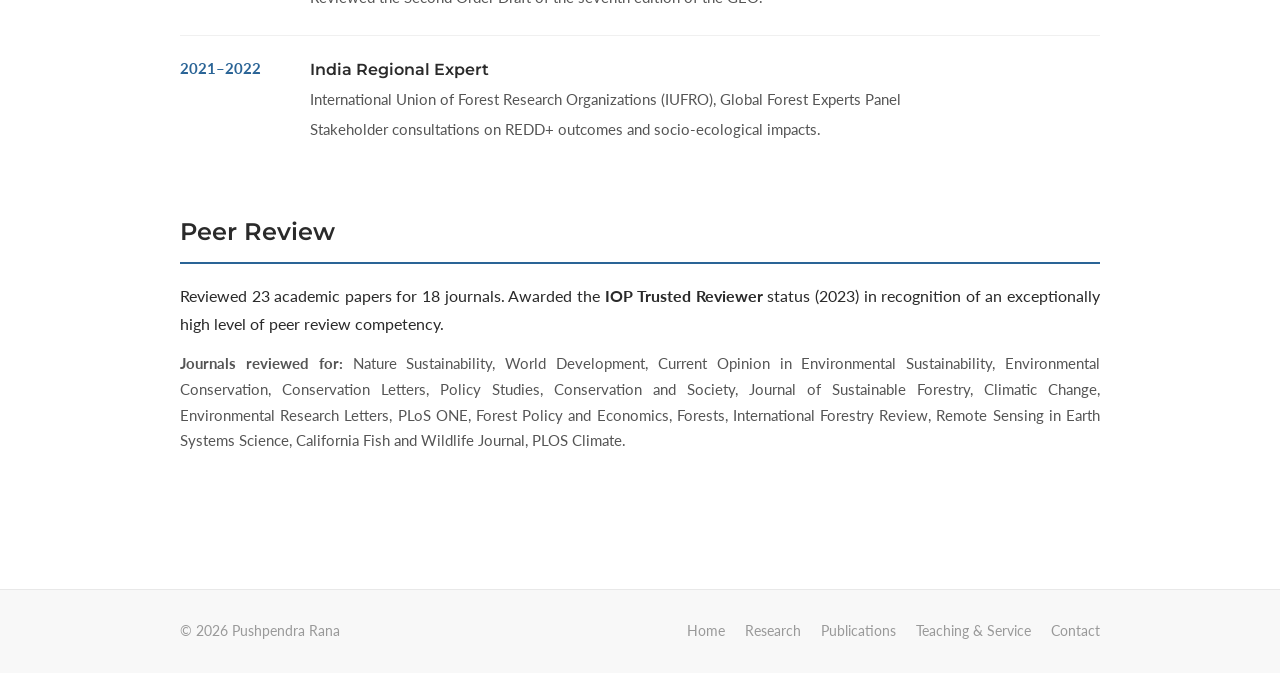
<file: teaching.html>
<!DOCTYPE html>
<html lang="en">
<head>
  <meta charset="UTF-8">
  <meta name="viewport" content="width=device-width, initial-scale=1.0">
  <title>Teaching &amp; Service - Pushpendra Rana</title>
  <link rel="stylesheet" href="style.css">
</head>
<body>

  <!-- Navigation -->
  <nav class="navbar">
    <div class="nav-container">
      <a href="index.html" class="nav-brand">Pushpendra Rana</a>
      <button class="nav-toggle" onclick="document.querySelector('.nav-links').classList.toggle('open')">
        <span></span><span></span><span></span>
      </button>
      <ul class="nav-links">
        <li><a href="index.html">Home</a></li>
        <li><a href="research.html">Research</a></li>
        <li><a href="publications.html">Publications</a></li>
        <li><a href="teaching.html" class="active">Teaching &amp; Service</a></li>
        <li><a href="contact.html">Contact</a></li>
      </ul>
    </div>
  </nav>

  <!-- Page Header -->
  <div class="page-header">
    <h1>Teaching &amp; Service</h1>
  </div>

  <!-- Main Content -->
  <div class="main-content">

    <!-- Teaching -->
    <section class="section">
      <h2>Teaching Experience</h2>

      <div class="timeline-item">
        <div class="timeline-year">2017</div>
        <div class="timeline-content">
          <h4>Conservation Policy Evaluation Methods (NRES-512)</h4>
          <p>Instructor, Graduate level &mdash; University of Illinois at Urbana-Champaign</p>
          <p>Evidence-based policy and counterfactual impact evaluation frameworks; experimental and quasi-experimental approaches; systematic mapping and predictive policy indicators; remote sensing and machine learning. First such course in the university curriculum; received positive feedback.</p>
        </div>
      </div>

      <div class="timeline-item">
        <div class="timeline-year">2014</div>
        <div class="timeline-content">
          <h4>Causal Inference</h4>
          <p>Instructor, Graduate level &mdash; Odum Institute for Research in Social Sciences, UNC Chapel Hill</p>
          <p>Full-day course on propensity score and other matching routines in R statistical software. Received positive feedback with high student engagement.</p>
        </div>
      </div>

      <div class="timeline-item">
        <div class="timeline-year">2011&ndash;2012</div>
        <div class="timeline-content">
          <h4>Geography of Developing Countries (GEOG 101)</h4>
          <p>Graduate Teaching Assistant &mdash; University of Illinois at Urbana-Champaign</p>
          <p>Three sections across three semesters (90 students). Human-geographic concepts related to social and cultural change in the global South and the intersection of population and resources.</p>
        </div>
      </div>
    </section>

    <!-- Mentoring -->
    <section class="section">
      <h2>Mentoring</h2>

      <div class="timeline-item">
        <div class="timeline-year">2025</div>
        <div class="timeline-content">
          <h4>MS Thesis Committee Member</h4>
          <p>Vatsal Parikh, University of Michigan</p>
          <p>Thesis: Modeling conflicts with leopards, rhesus macaques, and bears against forest cover and agrarian transitions in Himachal Pradesh, India.</p>
        </div>
      </div>

      <div class="timeline-item">
        <div class="timeline-year">Ongoing</div>
        <div class="timeline-content">
          <h4>Student &amp; Early-Career Mentoring</h4>
          <p>Actively mentoring and guiding students and early-career researchers working across AI, environmental science, and social science. Committed to mentoring researchers from underrepresented backgrounds.</p>
        </div>
      </div>
    </section>

    <!-- Professional Service -->
    <section class="section">
      <h2>Professional Service</h2>

      <div class="timeline-item">
        <div class="timeline-year">2022&ndash;Present</div>
        <div class="timeline-content">
          <h4>Program Committee Member</h4>
          <p><a href="https://www.aies-conference.com/2025/" target="_blank">AAAI/ACM Conference on AI, Ethics, and Society (AIES)</a></p>
          <p>Reviewing interdisciplinary work spanning social sciences, machine learning, philosophy, and policy.</p>
        </div>
      </div>

      <div class="timeline-item">
        <div class="timeline-year">2022&ndash;Present</div>
        <div class="timeline-content">
          <h4>Coordination Committee Member</h4>
          <p><a href="https://www.forestlivelihoods.org/" target="_blank">FLARE (Forests &amp; Livelihoods Assessment, Research, and Engagement Conference)</a></p>
        </div>
      </div>

      <div class="timeline-item">
        <div class="timeline-year">2024</div>
        <div class="timeline-content">
          <h4>Expert Reviewer</h4>
          <p>Global Environment Outlook (GEO-7), United Nations Environment Programme</p>
          <p>Reviewed the Second Order Draft of the seventh edition of the GEO.</p>
        </div>
      </div>

      <div class="timeline-item">
        <div class="timeline-year">2021&ndash;2022</div>
        <div class="timeline-content">
          <h4>India Regional Expert</h4>
          <p>International Union of Forest Research Organizations (IUFRO), Global Forest Experts Panel</p>
          <p>Stakeholder consultations on REDD+ outcomes and socio-ecological impacts.</p>
        </div>
      </div>
    </section>

    <!-- Peer Review -->
    <section class="section">
      <h2>Peer Review</h2>
      <p>Reviewed 23 academic papers for 18 journals. Awarded the <strong>IOP Trusted Reviewer</strong> status (2023) in recognition of an exceptionally high level of peer review competency.</p>
      <p style="margin-top: 12px; font-size: 0.95rem; color: #555;">
        <strong>Journals reviewed for:</strong> Nature Sustainability, World Development, Current Opinion in Environmental Sustainability, Environmental Conservation, Conservation Letters, Policy Studies, Conservation and Society, Journal of Sustainable Forestry, Climatic Change, Environmental Research Letters, PLoS ONE, Forest Policy and Economics, Forests, International Forestry Review, Remote Sensing in Earth Systems Science, California Fish and Wildlife Journal, PLOS Climate.
      </p>
    </section>

   </div>

  <!-- Footer -->
  <footer class="footer">
    <div class="footer-container">
      <span>&copy; 2026 Pushpendra Rana</span>
      <div class="footer-links">
        <a href="index.html">Home</a>
        <a href="research.html">Research</a>
        <a href="publications.html">Publications</a>
        <a href="teaching.html">Teaching &amp; Service</a>
        <a href="contact.html">Contact</a>
      </div>
    </div>
  </footer>

</body>
</html>
</file>
<file: style.css>
/* ========================================
   Pushpendra Rana - Academic Website
   Inspired by clean academic design
   ======================================== */

@import url('https://fonts.googleapis.com/css2?family=Lato:wght@300;400;700&family=Montserrat:wght@400;500;600&display=swap');

/* Reset & Base */
*, *::before, *::after {
  margin: 0;
  padding: 0;
  box-sizing: border-box;
}

html {
  scroll-behavior: smooth;
}

body {
  font-family: 'Lato', sans-serif;
  color: #2a2a2a;
  background-color: #fff;
  line-height: 1.7;
  font-size: 16px;
}

a {
  color: #2a6496;
  text-decoration: none;
  transition: color 0.2s ease;
}

a:hover {
  color: #1a4a6e;
  text-decoration: underline;
}

img {
  max-width: 100%;
  height: auto;
}

/* Navigation */
.navbar {
  background-color: #fff;
  border-bottom: 1px solid #e8e8e8;
  position: sticky;
  top: 0;
  z-index: 100;
}

.nav-container {
  max-width: 960px;
  margin: 0 auto;
  padding: 0 20px;
  display: flex;
  justify-content: space-between;
  align-items: center;
}

.nav-brand {
  font-family: 'Montserrat', sans-serif;
  font-weight: 600;
  font-size: 1.2rem;
  color: #2a2a2a;
  padding: 18px 0;
  text-decoration: none;
}

.nav-brand:hover {
  color: #2a6496;
  text-decoration: none;
}

.nav-links {
  list-style: none;
  display: flex;
  gap: 8px;
}

.nav-links a {
  font-family: 'Montserrat', sans-serif;
  font-weight: 500;
  font-size: 0.9rem;
  color: #555;
  padding: 20px 16px;
  display: block;
  text-decoration: none;
  text-transform: uppercase;
  letter-spacing: 0.5px;
  transition: color 0.2s ease, border-bottom 0.2s ease;
  border-bottom: 3px solid transparent;
}

.nav-links a:hover,
.nav-links a.active {
  color: #2a6496;
  border-bottom: 3px solid #2a6496;
  text-decoration: none;
}

/* Hamburger Menu */
.nav-toggle {
  display: none;
  background: none;
  border: none;
  cursor: pointer;
  padding: 10px;
}

.nav-toggle span {
  display: block;
  width: 25px;
  height: 2px;
  background: #2a2a2a;
  margin: 6px 0;
  transition: 0.3s;
}

/* Hero Section */
.hero {
  background: linear-gradient(135deg, #f8fafb 0%, #eef3f7 100%);
  padding: 60px 0;
  border-bottom: 1px solid #e0e0e0;
}

.hero-container {
  max-width: 960px;
  margin: 0 auto;
  padding: 0 20px;
  display: flex;
  align-items: center;
  gap: 50px;
}

.hero-photo {
  flex-shrink: 0;
}

.hero-photo .profile-img {
  width: 220px;
  height: 220px;
  border-radius: 50%;
  object-fit: cover;
  border: 4px solid #fff;
  box-shadow: 0 4px 15px rgba(0,0,0,0.1);
  background-color: #d0d8e0;
}

/* Placeholder for profile photo */
.photo-placeholder {
  width: 220px;
  height: 220px;
  border-radius: 50%;
  background: linear-gradient(135deg, #4a7c59, #2a6496);
  display: flex;
  align-items: center;
  justify-content: center;
  color: #fff;
  font-size: 4rem;
  font-weight: 700;
  font-family: 'Montserrat', sans-serif;
  border: 4px solid #fff;
  box-shadow: 0 4px 15px rgba(0,0,0,0.1);
}

.hero-text h1 {
  font-family: 'Montserrat', sans-serif;
  font-size: 2.2rem;
  font-weight: 600;
  color: #2a2a2a;
  margin-bottom: 8px;
}

.hero-text .title {
  font-size: 1.1rem;
  color: #555;
  margin-bottom: 6px;
}

.hero-text .affiliation {
  font-size: 1rem;
  color: #777;
  margin-bottom: 20px;
}

.hero-links {
  display: flex;
  gap: 16px;
  flex-wrap: wrap;
}

.hero-links a {
  display: inline-flex;
  align-items: center;
  gap: 6px;
  font-size: 0.9rem;
  color: #2a6496;
  padding: 6px 14px;
  border: 1px solid #d0d8e0;
  border-radius: 4px;
  transition: all 0.2s ease;
}

.hero-links a:hover {
  background-color: #2a6496;
  color: #fff;
  text-decoration: none;
  border-color: #2a6496;
}

/* Main Content */
.main-content {
  max-width: 960px;
  margin: 0 auto;
  padding: 40px 20px;
}

/* Section Styling */
.section {
  margin-bottom: 45px;
}

.section h2 {
  font-family: 'Montserrat', sans-serif;
  font-size: 1.5rem;
  font-weight: 600;
  color: #2a2a2a;
  margin-bottom: 18px;
  padding-bottom: 10px;
  border-bottom: 2px solid #2a6496;
}

.section h3 {
  font-family: 'Montserrat', sans-serif;
  font-size: 1.15rem;
  font-weight: 600;
  color: #333;
  margin-top: 25px;
  margin-bottom: 10px;
}

.section p {
  margin-bottom: 14px;
  text-align: justify;
}

/* Research Areas */
.research-area {
  margin-bottom: 35px;
  padding: 25px;
  background: #f9fbfc;
  border-left: 4px solid #2a6496;
  border-radius: 0 6px 6px 0;
}

.research-area h3 {
  margin-top: 0;
  color: #2a6496;
}

.research-area p {
  margin-bottom: 10px;
}

.research-keywords {
  display: flex;
  flex-wrap: wrap;
  gap: 8px;
  margin-top: 12px;
}

.keyword {
  background-color: #e8f0f7;
  color: #2a6496;
  padding: 3px 12px;
  border-radius: 15px;
  font-size: 0.82rem;
  font-weight: 500;
}

/* Publications */
.pub-list {
  list-style: none;
}

.pub-list li {
  padding: 14px 0;
  border-bottom: 1px solid #f0f0f0;
  font-size: 0.95rem;
  line-height: 1.6;
}

.pub-list li:last-child {
  border-bottom: none;
}

.pub-year {
  display: inline-block;
  font-weight: 700;
  color: #2a6496;
  min-width: 45px;
}

.pub-title {
  font-weight: 600;
}

.pub-journal {
  font-style: italic;
  color: #555;
}

.pub-link {
  font-size: 0.85rem;
  margin-left: 4px;
}

/* Education & Experience */
.timeline-item {
  display: flex;
  gap: 20px;
  margin-bottom: 20px;
  padding-bottom: 20px;
  border-bottom: 1px solid #f0f0f0;
}

.timeline-item:last-child {
  border-bottom: none;
}

.timeline-year {
  flex-shrink: 0;
  width: 110px;
  font-weight: 700;
  color: #2a6496;
  font-size: 0.95rem;
}

.timeline-content h4 {
  font-family: 'Montserrat', sans-serif;
  font-weight: 600;
  font-size: 1rem;
  margin-bottom: 4px;
}

.timeline-content p {
  font-size: 0.95rem;
  color: #555;
  margin-bottom: 4px;
  text-align: left;
}

/* Contact Page */
.contact-grid {
  display: grid;
  grid-template-columns: 1fr 1fr;
  gap: 40px;
  margin-top: 20px;
}

.contact-info h3 {
  margin-top: 0;
}

.contact-info p {
  margin-bottom: 12px;
  font-size: 0.95rem;
}

.contact-info .label {
  font-weight: 700;
  color: #2a6496;
  display: block;
  margin-bottom: 2px;
  font-size: 0.85rem;
  text-transform: uppercase;
  letter-spacing: 0.5px;
}

.contact-map {
  background: #f0f4f8;
  border-radius: 8px;
  display: flex;
  align-items: center;
  justify-content: center;
  min-height: 250px;
  color: #777;
  font-style: italic;
}

/* Highlights / Stats */
.highlights {
  display: grid;
  grid-template-columns: repeat(4, 1fr);
  gap: 20px;
  margin: 30px 0;
}

.highlight-card {
  text-align: center;
  padding: 25px 15px;
  background: #f9fbfc;
  border-radius: 8px;
  border: 1px solid #e8e8e8;
}

.highlight-card .number {
  font-family: 'Montserrat', sans-serif;
  font-size: 2rem;
  font-weight: 700;
  color: #2a6496;
  display: block;
}

.highlight-card .label {
  font-size: 0.85rem;
  color: #777;
  margin-top: 5px;
  display: block;
}

/* Page Header (for inner pages) */
.page-header {
  background: linear-gradient(135deg, #f8fafb 0%, #eef3f7 100%);
  padding: 40px 0;
  border-bottom: 1px solid #e0e0e0;
}

.page-header h1 {
  max-width: 960px;
  margin: 0 auto;
  padding: 0 20px;
  font-family: 'Montserrat', sans-serif;
  font-size: 2rem;
  font-weight: 600;
  color: #2a2a2a;
}

/* Footer */
.footer {
  background-color: #f8f8f8;
  border-top: 1px solid #e8e8e8;
  padding: 30px 0;
  margin-top: 50px;
}

.footer-container {
  max-width: 960px;
  margin: 0 auto;
  padding: 0 20px;
  display: flex;
  justify-content: space-between;
  align-items: center;
  font-size: 0.85rem;
  color: #999;
}

.footer-links {
  display: flex;
  gap: 20px;
}

.footer-links a {
  color: #999;
  font-size: 0.85rem;
}

.footer-links a:hover {
  color: #2a6496;
}

/* Responsive */
@media (max-width: 768px) {
  .nav-toggle {
    display: block;
  }

  .nav-links {
    display: none;
    position: absolute;
    top: 100%;
    left: 0;
    right: 0;
    background: #fff;
    flex-direction: column;
    border-bottom: 1px solid #e8e8e8;
    box-shadow: 0 4px 6px rgba(0,0,0,0.05);
  }

  .nav-links.open {
    display: flex;
  }

  .nav-links a {
    padding: 14px 20px;
    border-bottom: none;
  }

  .hero-container {
    flex-direction: column;
    text-align: center;
    gap: 25px;
    padding: 0 20px;
  }

  .hero-links {
    justify-content: center;
  }

  .hero-text h1 {
    font-size: 1.8rem;
  }

  .highlights {
    grid-template-columns: repeat(2, 1fr);
  }

  .contact-grid {
    grid-template-columns: 1fr;
  }

  .timeline-item {
    flex-direction: column;
    gap: 5px;
  }

  .timeline-year {
    width: auto;
  }

  .footer-container {
    flex-direction: column;
    gap: 10px;
    text-align: center;
  }
}

@media (max-width: 480px) {
  .highlights {
    grid-template-columns: 1fr 1fr;
    gap: 12px;
  }

  .hero-text h1 {
    font-size: 1.5rem;
  }

  .photo-placeholder {
    width: 160px;
    height: 160px;
    font-size: 3rem;
  }
}
</file>
